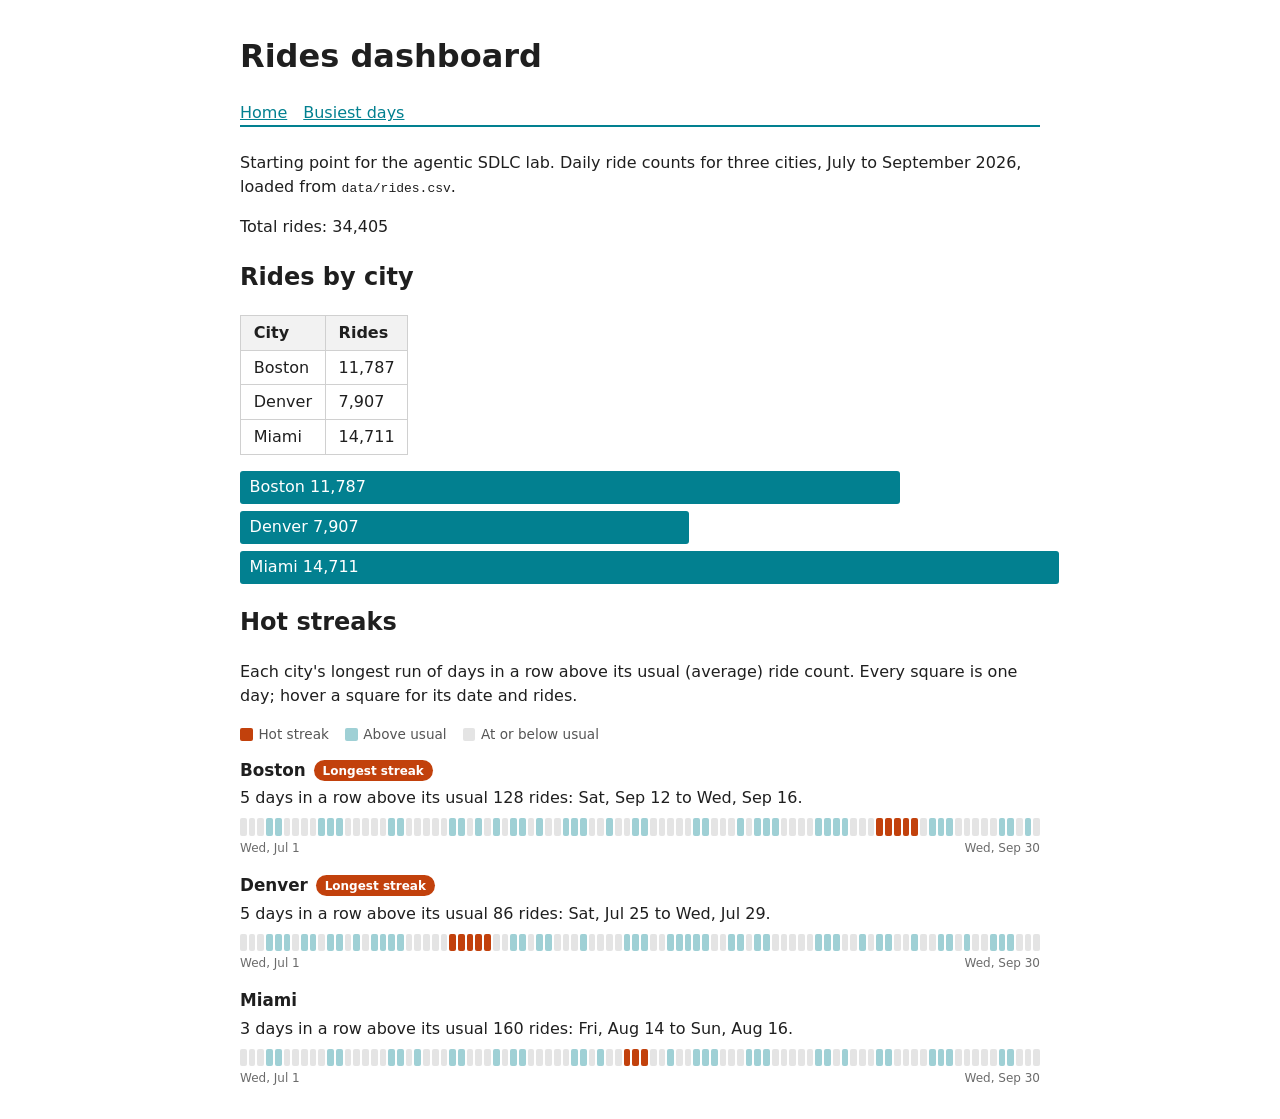
<file: site/index.html>
<!doctype html>
<html lang="en">
<head>
  <meta charset="utf-8">
  <meta name="viewport" content="width=device-width, initial-scale=1">
  <title>Rides dashboard</title>
  <link rel="stylesheet" href="./style.css">
</head>
<body>
  <header>
    <h1>Rides dashboard</h1>
    <nav><a href="./index.html">Home</a><a href="./busiest.html">Busiest days</a></nav>
  </header>
  <main>
    <p>Starting point for the agentic SDLC lab. Daily ride counts for three cities, July to September 2026, loaded from <code>data/rides.csv</code>.</p>
    <p id="total" aria-live="polite">Loading data&hellip;</p>
    <section>
      <h2>Rides by city</h2>
      <table id="by-city">
        <thead><tr><th>City</th><th>Rides</th></tr></thead>
        <tbody></tbody>
      </table>
      <div id="chart" class="bars" role="img" aria-label="Bar chart of rides by city"></div>
    </section>
    <section id="hot-streaks">
      <h2>Hot streaks</h2>
      <p>Each city's longest run of days in a row above its usual (average) ride count. Every square is one day; hover a square for its date and rides.</p>
      <p class="streak-key" aria-hidden="true">
        <span><i class="dot streak"></i>Hot streak</span>
        <span><i class="dot above"></i>Above usual</span>
        <span><i class="dot"></i>At or below usual</span>
      </p>
      <div id="streaks"></div>
    </section>
  </main>
  <script type="module">
    import { parseCsv } from "./src/csv.js";
    import { totalRides, ridesByCity, hotStreaks } from "./src/stats.js";

    const response = await fetch("./data/rides.csv");
    const rows = parseCsv(await response.text());
    const byCity = ridesByCity(rows);

    document.getElementById("total").textContent =
      `Total rides: ${totalRides(rows).toLocaleString()}`;

    const tbody = document.querySelector("#by-city tbody");
    const chart = document.getElementById("chart");
    const max = Math.max(...byCity.map((d) => d.rides));
    for (const { city, rides } of byCity) {
      const tr = document.createElement("tr");
      tr.innerHTML = `<td>${city}</td><td>${rides.toLocaleString()}</td>`;
      tbody.appendChild(tr);

      const bar = document.createElement("div");
      bar.className = "bar";
      bar.style.width = `${(rides / max) * 100}%`;
      bar.textContent = `${city} ${rides.toLocaleString()}`;
      chart.appendChild(bar);
    }

    // Hot streaks: a headline per city, then one square per day with the streak lit up.
    const day = (iso) => new Date(`${iso}T00:00:00Z`).toLocaleDateString("en-US", { timeZone: "UTC", weekday: "short", month: "short", day: "numeric" });
    const streaks = hotStreaks(rows);
    const longest = Math.max(...streaks.map((s) => s.length));
    const list = document.getElementById("streaks");
    for (const { city, usual, length, start, end, days } of streaks) {
      const card = document.createElement("article");
      card.className = "streak-card";
      const title = document.createElement("h3");
      title.textContent = city;
      if (length > 0 && length === longest) {
        const badge = document.createElement("span");
        badge.className = "streak-badge";
        badge.textContent = "Longest streak";
        title.append(" ", badge);
      }
      const headline = document.createElement("p");
      headline.className = "streak-headline";
      headline.textContent = length === 0
        ? `Never above its usual ${Math.round(usual)} rides.`
        : `${length} ${length === 1 ? "day" : "days in a row"} above its usual ${Math.round(usual)} rides: ${day(start)}${length > 1 ? ` to ${day(end)}` : ""}.`;
      const strip = document.createElement("div");
      strip.className = "streak-strip";
      strip.setAttribute("role", "img");
      strip.setAttribute("aria-label", `${city}: ${days.filter((d) => d.above).length} of ${days.length} days above usual. ${headline.textContent}`);
      for (const d of days) {
        const dot = document.createElement("span");
        dot.className = `dot${d.inStreak ? " streak" : d.above ? " above" : ""}`;
        dot.title = `${day(d.date)}: ${d.rides} rides`;
        strip.append(dot);
      }
      const ends = document.createElement("p");
      ends.className = "streak-ends";
      ends.setAttribute("aria-hidden", "true");
      for (const iso of [days[0].date, days.at(-1).date]) {
        const label = document.createElement("span");
        label.textContent = day(iso);
        ends.append(label);
      }
      card.append(title, headline, strip, ends);
      list.append(card);
    }
  </script>
</body>
</html>
</file>
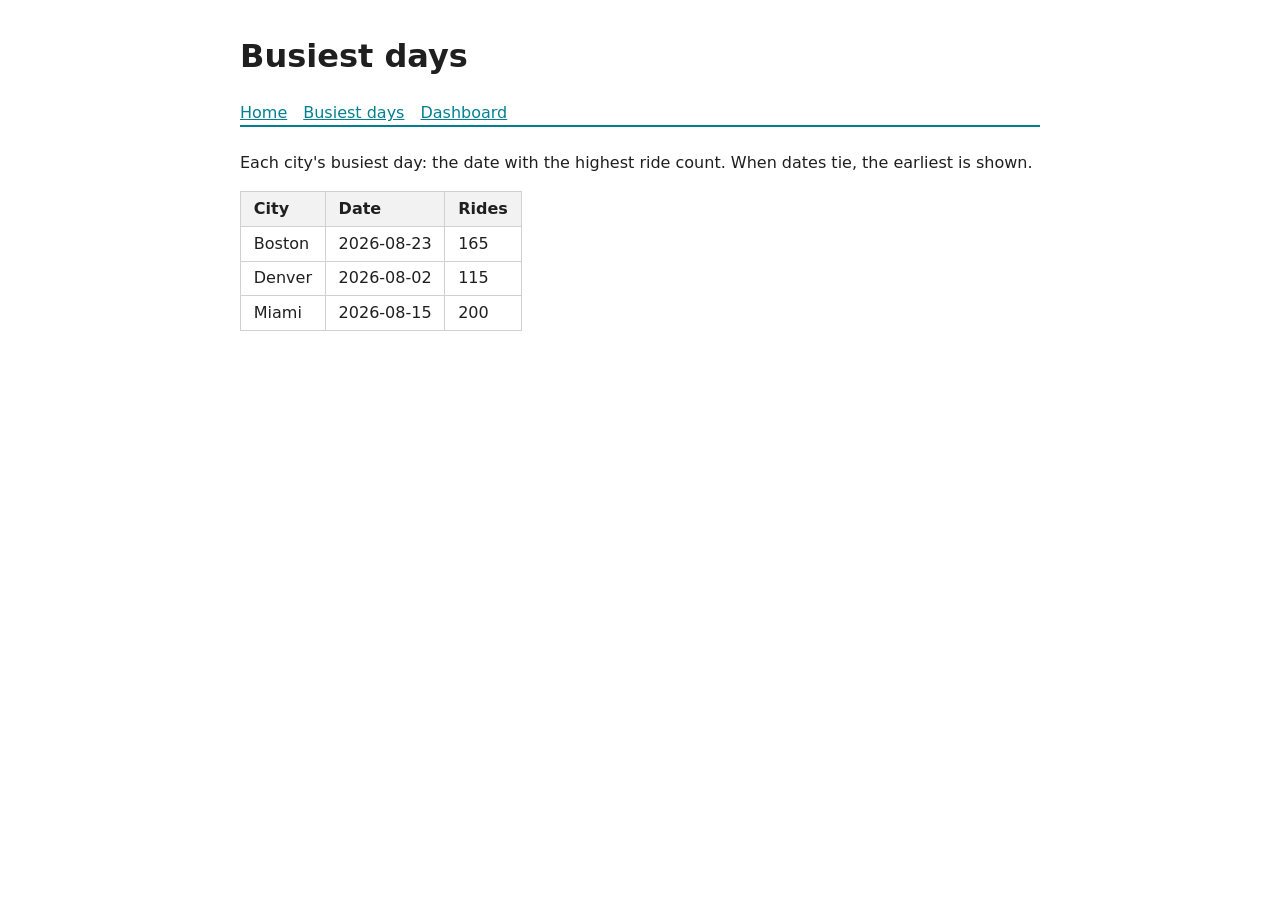
<file: site/busiest.html>
<!doctype html>
<html lang="en">
<head>
  <meta charset="utf-8">
  <meta name="viewport" content="width=device-width, initial-scale=1">
  <title>Busiest days</title>
  <link rel="stylesheet" href="./style.css">
</head>
<body>
  <header>
    <h1>Busiest days</h1>
    <nav><a href="./index.html">Home</a><a href="./busiest.html">Busiest days</a><a href="./dashboard.html">Dashboard</a></nav>
  </header>
  <main>
    <p>Each city's busiest day: the date with the highest ride count. When dates tie, the earliest is shown.</p>
    <table id="busiest">
      <thead><tr><th>City</th><th>Date</th><th>Rides</th></tr></thead>
      <tbody></tbody>
    </table>
  </main>
  <script type="module">
    import { parseCsv } from "./src/csv.js";
    import { busiestDayByCity } from "./src/stats.js";

    const response = await fetch("./data/rides.csv");
    const rows = parseCsv(await response.text());

    const tbody = document.querySelector("#busiest tbody");
    for (const { city, date, rides } of busiestDayByCity(rows)) {
      const tr = document.createElement("tr");
      tr.innerHTML = `<td>${city}</td><td>${date}</td><td>${rides.toLocaleString()}</td>`;
      tbody.appendChild(tr);
    }
  </script>
</body>
</html>
</file>
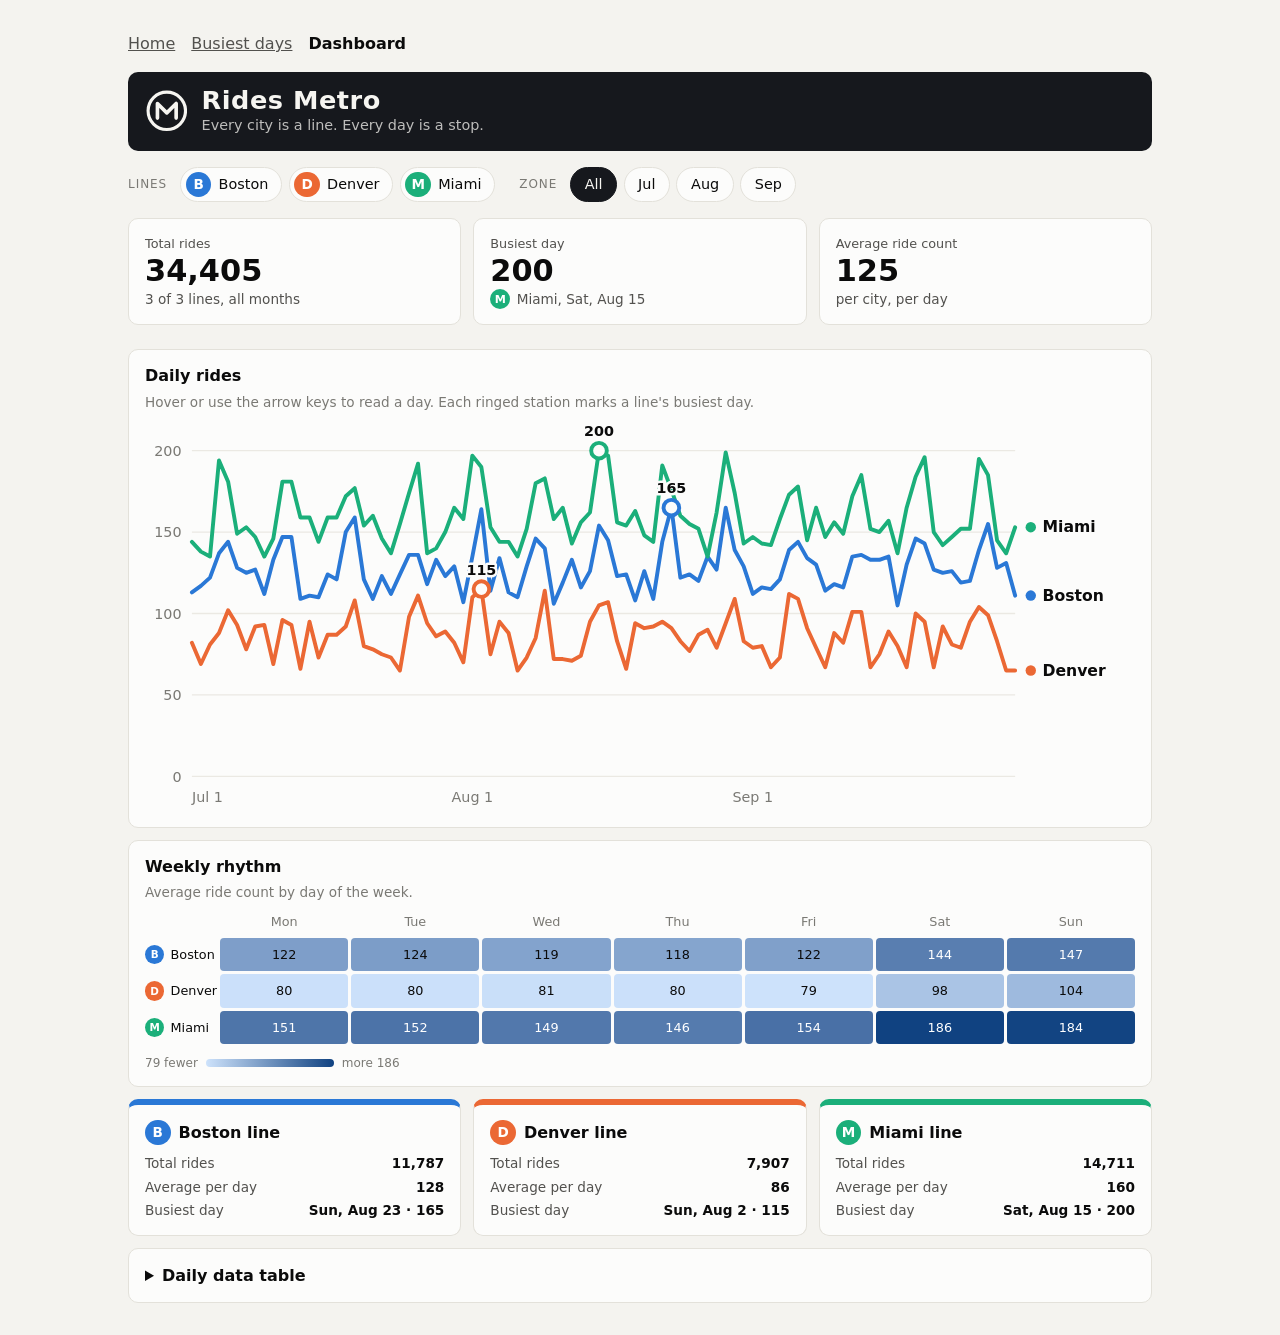
<file: site/dashboard.html>
<!doctype html>
<html lang="en" class="metro">
<head>
  <meta charset="utf-8">
  <meta name="viewport" content="width=device-width, initial-scale=1">
  <title>Rides Metro</title>
  <link rel="stylesheet" href="./style.css">
  <link rel="stylesheet" href="./dashboard.css">
</head>
<body>
  <header>
    <nav><a href="./index.html">Home</a><a href="./busiest.html">Busiest days</a><a href="./dashboard.html" aria-current="page">Dashboard</a></nav>
  </header>
  <main>
    <div class="sign">
      <svg class="logo" viewBox="0 0 40 40" aria-hidden="true">
        <circle cx="20" cy="20" r="18" fill="none" stroke="currentColor" stroke-width="3"/>
        <path d="M11 27V13l9 9 9-9v14" fill="none" stroke="currentColor" stroke-width="3.5" stroke-linecap="round" stroke-linejoin="round"/>
      </svg>
      <div>
        <h1>Rides Metro</h1>
        <p>Every city is a line. Every day is a stop.</p>
      </div>
    </div>

    <div class="controls">
      <div class="group" id="line-toggles" role="group" aria-label="Lines"><span class="label">Lines</span></div>
      <div class="group" id="zones" role="group" aria-label="Month"><span class="label">Zone</span></div>
    </div>

    <div class="tiles">
      <div class="card tile"><div class="name">Total rides</div><div class="value" id="tile-total">&ndash;</div><div class="sub" id="tile-total-sub"></div></div>
      <div class="card tile"><div class="name">Busiest day</div><div class="value" id="tile-busiest">&ndash;</div><div class="sub" id="tile-busiest-sub"></div></div>
      <div class="card tile"><div class="name">Average ride count</div><div class="value" id="tile-average">&ndash;</div><div class="sub">per city, per day</div></div>
    </div>

    <section class="card">
      <h2>Daily rides</h2>
      <p class="hint">Hover or use the arrow keys to read a day. Each ringed station marks a line's busiest day.</p>
      <div class="chart" id="chart"></div>
    </section>

    <section class="card">
      <h2>Weekly rhythm</h2>
      <p class="hint">Average ride count by day of the week.</p>
      <div class="rhythm-wrap"><div class="rhythm" id="rhythm" role="table" aria-label="Average ride count by weekday"></div></div>
      <div class="scale" aria-hidden="true"><span id="scale-low"></span><span class="ramp"></span><span id="scale-high"></span></div>
    </section>

    <section>
      <div class="lines" id="line-cards"></div>
    </section>

    <details class="card">
      <summary>Daily data table</summary>
      <div class="table-wrap"><table id="data-table"></table></div>
    </details>
  </main>

  <script type="module">
    import { parseCsv } from "./src/csv.js";
    import {
      monthsIn, filterRows, dailySeries, weekdayAverages, cityStats, busiestOverall, niceMax, linePath,
    } from "./src/dashboard.js";

    const SVG = "http://www.w3.org/2000/svg";
    const WEEKDAYS = ["Mon", "Tue", "Wed", "Thu", "Fri", "Sat", "Sun"];
    const reduceMotion = matchMedia("(prefers-reduced-motion: reduce)").matches;

    const rows = parseCsv(await (await fetch("./data/rides.csv")).text());
    const allCities = [...new Set(rows.map((row) => row.city))].sort((a, b) => a.localeCompare(b));
    const allMonths = monthsIn(rows);

    // Color follows the city, fixed by its place in the full list, so filters never repaint a line.
    const lineColor = new Map(allCities.map((city, i) => [city, i < 8 ? `var(--series-${i + 1})` : "var(--series-other)"]));
    const state = { month: "all", cities: new Set(allCities), focus: null };

    const el = (tag, props = {}, ...children) => {
      const node = document.createElement(tag);
      Object.assign(node, props);
      node.append(...children);
      return node;
    };
    const svgEl = (tag, attrs = {}) => {
      const node = document.createElementNS(SVG, tag);
      for (const [k, v] of Object.entries(attrs)) node.setAttribute(k, v);
      return node;
    };
    const bullet = (city) => {
      const b = el("span", { className: "bullet", textContent: city[0].toUpperCase() });
      b.setAttribute("aria-hidden", "true");
      b.style.setProperty("--line", lineColor.get(city));
      return b;
    };
    const num = (n) => Math.round(n).toLocaleString();
    const day = (iso, opts) => new Date(`${iso}T00:00:00Z`).toLocaleDateString("en-US", { timeZone: "UTC", ...opts });
    const longDay = (iso) => day(iso, { weekday: "short", month: "short", day: "numeric" });
    const monthName = (ym) => day(`${ym}-01`, { month: "short" });

    // Filter row
    const toggles = document.getElementById("line-toggles");
    for (const city of allCities) {
      const button = el("button", { type: "button", className: "line-toggle" }, bullet(city), city);
      button.style.setProperty("--line", lineColor.get(city));
      button.setAttribute("aria-pressed", "true");
      button.addEventListener("click", () => {
        state.cities.has(city) ? state.cities.delete(city) : state.cities.add(city);
        button.setAttribute("aria-pressed", String(state.cities.has(city)));
        render();
      });
      toggles.append(button);
    }
    const zones = document.getElementById("zones");
    for (const month of ["all", ...allMonths]) {
      const button = el("button", { type: "button", className: "zone", textContent: month === "all" ? "All" : monthName(month) });
      button.dataset.month = month;
      button.addEventListener("click", () => {
        state.month = month;
        for (const b of zones.querySelectorAll(".zone")) b.setAttribute("aria-pressed", String(b.dataset.month === month));
        render();
      });
      button.setAttribute("aria-pressed", String(month === "all"));
      zones.append(button);
    }

    function render() {
      const visible = filterRows(rows, { month: state.month, cities: [...state.cities] });
      renderTiles(visible);
      renderChart(visible);
      renderRhythm(visible);
      renderLineCards(visible);
      renderTable(visible);
    }

    function renderTiles(visible) {
      const total = visible.reduce((sum, row) => sum + Number(row.rides), 0);
      document.getElementById("tile-total").textContent = num(total);
      const sub = document.getElementById("tile-total-sub");
      sub.replaceChildren(`${state.cities.size} of ${allCities.length} lines, ${state.month === "all" ? "all months" : monthName(state.month)}`);
      const best = busiestOverall(visible);
      document.getElementById("tile-busiest").textContent = best ? num(best.rides) : "–";
      document.getElementById("tile-busiest-sub").replaceChildren(...(best ? [bullet(best.city), `${best.city}, ${longDay(best.date)}`] : []));
      document.getElementById("tile-average").textContent = visible.length ? num(total / visible.length) : "–";
    }

    function renderChart(visible) {
      const chart = document.getElementById("chart");
      const { dates, series } = dailySeries(visible);
      if (!dates.length) {
        chart.replaceChildren(el("p", { className: "empty", textContent: "No lines selected. Pick a line above to see its route." }));
        return;
      }
      const W = Math.round(Math.min(760, Math.max(300, chart.clientWidth || 760)));
      const H = W < 520 ? 260 : 300, m = { top: 22, right: W < 520 ? 72 : 92, bottom: 28, left: 36 };
      const w = W - m.left - m.right, h = H - m.top - m.bottom;
      const max = niceMax(Math.max(...series.flatMap((s) => s.values.filter((v) => v !== null))));
      const x = (i) => (dates.length > 1 ? (i / (dates.length - 1)) * w : w / 2);
      const y = (v) => h - (v / max) * h;

      const svg = svgEl("svg", { viewBox: `0 0 ${W} ${H}`, tabindex: "0", role: "img" });
      svg.setAttribute("aria-label", `Daily rides for ${series.map((s) => s.city).join(", ")}. Use left and right arrow keys to read each day.`);
      const plot = svgEl("g", { transform: `translate(${m.left},${m.top})` });
      svg.append(plot);

      for (let i = 0; i <= 4; i++) {
        const v = (max / 4) * i;
        plot.append(svgEl("line", { class: "gridline", x1: 0, x2: w, y1: y(v), y2: y(v) }));
        const label = svgEl("text", { class: "axis-text", x: -8, y: y(v) + 4, "text-anchor": "end" });
        label.textContent = num(v);
        plot.append(label);
      }
      dates.forEach((date, i) => {
        if (!date.endsWith("-01") && i !== 0) return;
        const label = svgEl("text", { class: "axis-text", x: x(i), y: h + 20, "text-anchor": i === 0 ? "start" : "middle" });
        label.textContent = day(date, { month: "short", day: "numeric" });
        plot.append(label);
      });

      const stats = new Map(cityStats(visible).map((s) => [s.city, s]));
      const lastY = [];
      for (const { city, values } of series) {
        const route = svgEl("path", { class: "route", d: linePath(values, { width: w, height: h, max }) });
        route.style.setProperty("--line", lineColor.get(city));
        plot.append(route);
        // Drawn in by a CSS animation whose resting state is the full line, so it shows even if the animation never runs.
        if (!reduceMotion) route.classList.add("draw");
        const last = values.findLastIndex((v) => v !== null);
        lastY.push({ city, y: y(values[last]), x: x(last) });
      }

      // Busiest-day stations, drawn above every route
      for (const { city } of series) {
        const { busiest } = stats.get(city);
        const i = dates.indexOf(busiest.date);
        const station = svgEl("circle", { class: "station", cx: x(i), cy: y(busiest.rides), r: 6 });
        station.style.setProperty("--line", lineColor.get(city));
        const label = svgEl("text", { class: "station-text", x: x(i), y: y(busiest.rides) - 11, "text-anchor": "middle" });
        label.textContent = num(busiest.rides);
        plot.append(station, label);
      }

      // Direct labels at the end of each line, nudged apart so they never overlap
      lastY.sort((a, b) => a.y - b.y);
      for (let i = 1; i < lastY.length; i++) lastY[i].y = Math.max(lastY[i].y, lastY[i - 1].y + 16);
      for (const { city, y: ly, x: lx } of lastY) {
        const dot = svgEl("circle", { cx: lx + 12, cy: ly, r: 4, fill: lineColor.get(city) });
        const label = svgEl("text", { class: "end-label", x: lx + 21, y: ly + 4 });
        label.textContent = city;
        plot.append(dot, label);
      }

      // Hover layer: crosshair snaps to the nearest day; one tooltip lists every line
      const hover = svgEl("g", { visibility: "hidden" });
      const crosshair = svgEl("line", { class: "crosshair", y1: 0, y2: h });
      hover.append(crosshair);
      const dots = series.map(({ city }) => {
        const d = svgEl("circle", { class: "hover-dot", r: 5 });
        d.style.setProperty("--line", lineColor.get(city));
        hover.append(d);
        return d;
      });
      plot.append(hover);
      plot.append(svgEl("rect", { x: 0, y: 0, width: w, height: h, fill: "transparent" }));

      const tip = el("div", { className: "tooltip", hidden: true });
      tip.setAttribute("role", "status");
      const show = (i) => {
        state.focus = dates[i];
        hover.setAttribute("visibility", "visible");
        crosshair.setAttribute("x1", x(i));
        crosshair.setAttribute("x2", x(i));
        series.forEach(({ values }, s) => {
          const v = values[i];
          dots[s].setAttribute("visibility", v === null ? "hidden" : "visible");
          if (v !== null) { dots[s].setAttribute("cx", x(i)); dots[s].setAttribute("cy", y(v)); }
        });
        const lines = [...series]
          .map(({ city, values }) => ({ city, v: values[i] }))
          .filter(({ v }) => v !== null)
          .sort((a, b) => b.v - a.v)
          .map(({ city, v }) => {
            const key = el("span", { className: "key" });
            key.style.setProperty("--line", lineColor.get(city));
            return el("div", { className: "row" }, key, el("strong", { textContent: num(v) }), el("span", { className: "city", textContent: city }));
          });
        tip.replaceChildren(el("div", { className: "when", textContent: longDay(dates[i]) }), ...lines);
        tip.hidden = false;
        const box = svg.getBoundingClientRect();
        const px = ((m.left + x(i)) / W) * box.width;
        const flip = px > box.width / 2;
        tip.style.left = flip ? "" : `${px + 12}px`;
        tip.style.right = flip ? `${box.width - px + 12}px` : "";
        tip.style.top = `${(m.top / H) * box.height}px`;
      };
      const hide = () => { hover.setAttribute("visibility", "hidden"); tip.hidden = true; };
      const nearest = (event) => {
        const box = svg.getBoundingClientRect();
        const px = ((event.clientX - box.left) / box.width) * W - m.left;
        return Math.max(0, Math.min(dates.length - 1, Math.round((px / w) * (dates.length - 1))));
      };
      svg.addEventListener("pointermove", (event) => show(nearest(event)));
      svg.addEventListener("pointerleave", () => { if (document.activeElement !== svg) hide(); });
      svg.addEventListener("focus", () => show(Math.max(0, dates.indexOf(state.focus))));
      svg.addEventListener("blur", hide);
      svg.addEventListener("keydown", (event) => {
        const at = Math.max(0, dates.indexOf(state.focus));
        const next = { ArrowLeft: at - 1, ArrowRight: at + 1, Home: 0, End: dates.length - 1 }[event.key];
        if (next === undefined) return;
        event.preventDefault();
        show(Math.max(0, Math.min(dates.length - 1, next)));
      });

      chart.replaceChildren(svg, tip);
      for (const route of svg.querySelectorAll(".route.draw")) route.style.setProperty("--len", Math.ceil(route.getTotalLength()));
    }

    function renderRhythm(visible) {
      const grid = document.getElementById("rhythm");
      const data = weekdayAverages(visible);
      const all = data.flatMap((d) => d.averages).filter((v) => v !== null);
      const lo = Math.min(...all), hi = Math.max(...all);
      const head = (text) => { const c = el("div", { className: "head", textContent: text }); c.setAttribute("role", "columnheader"); return c; };
      const cells = [head(""), ...WEEKDAYS.map(head)];
      for (const { city, averages } of data) {
        const who = el("div", { className: "who" }, bullet(city), city);
        who.setAttribute("role", "rowheader");
        cells.push(who);
        averages.forEach((v, d) => {
          const t = v === null || hi === lo ? 0.5 : (v - lo) / (hi - lo);
          const cell = el("div", { className: `cell${t > 0.55 ? " high" : ""}`, textContent: v === null ? "–" : num(v), tabIndex: 0 });
          cell.style.setProperty("--t", `${Math.round(t * 100)}%`);
          cell.setAttribute("role", "cell");
          cell.title = v === null ? `${city}, ${WEEKDAYS[d]}: no data` : `${city}, ${WEEKDAYS[d]}: ${num(v)} rides on average`;
          cells.push(cell);
        });
      }
      grid.replaceChildren(...(data.length ? cells : [el("p", { className: "empty", textContent: "No lines selected." })]));
      document.getElementById("scale-low").textContent = all.length ? `${num(lo)} fewer` : "";
      document.getElementById("scale-high").textContent = all.length ? `more ${num(hi)}` : "";
    }

    function renderLineCards(visible) {
      const cards = cityStats(visible).map(({ city, total, average, busiest }) => {
        const card = el("article", { className: "card line-card" });
        card.style.setProperty("--line", lineColor.get(city));
        const dl = el("dl");
        for (const [term, value] of [["Total rides", num(total)], ["Average per day", num(average)], ["Busiest day", `${longDay(busiest.date)} · ${num(busiest.rides)}`]]) {
          dl.append(el("dt", { textContent: term }), el("dd", { textContent: value }));
        }
        card.append(el("h3", {}, bullet(city), `${city} line`), dl);
        return card;
      });
      document.getElementById("line-cards").replaceChildren(...cards);
    }

    function renderTable(visible) {
      const { dates, series } = dailySeries(visible);
      const table = document.getElementById("data-table");
      const head = el("tr", {}, el("th", { textContent: "Date" }), ...series.map((s) => el("th", { textContent: s.city })));
      const body = dates.map((date, i) => el("tr", {}, el("td", { textContent: date }), ...series.map((s) => el("td", { textContent: s.values[i] === null ? "–" : num(s.values[i]) }))));
      table.replaceChildren(el("thead", {}, head), el("tbody", {}, ...body));
    }

    render();

    // Redraw the chart when its width changes, so labels keep their real size on any screen.
    let lastWidth = document.getElementById("chart").clientWidth;
    new ResizeObserver(() => {
      const width = document.getElementById("chart").clientWidth;
      if (Math.abs(width - lastWidth) < 24) return;
      lastWidth = width;
      renderChart(filterRows(rows, { month: state.month, cities: [...state.cities] }));
    }).observe(document.getElementById("chart"));
  </script>
</body>
</html>
</file>
<file: site/style.css>
:root { font-family: system-ui, sans-serif; color: #1f1f1f; background: #ffffff; }
body { max-width: 50rem; margin: 2rem auto; padding: 0 1rem; line-height: 1.5; }
header { border-bottom: 2px solid #028090; margin-bottom: 1.5rem; }
nav a { color: #028090; margin-right: 1rem; }
table { border-collapse: collapse; margin: 1rem 0; }
th, td { border: 1px solid #d0d0d0; padding: 0.3rem 0.8rem; text-align: left; }
th { background: #f2f2f2; }
.bars { display: flex; flex-direction: column; gap: 0.4rem; margin: 1rem 0; }
.bar { background: #028090; color: #ffffff; padding: 0.3rem 0.6rem; border-radius: 3px; white-space: nowrap; min-width: 6rem; }
.streak-key { display: flex; flex-wrap: wrap; gap: 1rem; font-size: 0.85rem; color: #555555; }
.streak-key span { display: inline-flex; align-items: center; gap: 0.35rem; }
#streaks { display: grid; gap: 1rem; margin-top: 0.5rem; }
.streak-card h3 { margin: 0; font-size: 1.05rem; display: flex; align-items: center; gap: 0.5rem; }
.streak-badge { font-size: 0.75rem; font-weight: 600; color: #ffffff; background: #c2410c; border-radius: 999px; padding: 0.1rem 0.55rem; }
.streak-headline { margin: 0.2rem 0 0.5rem; }
.streak-strip { display: flex; gap: 2px; }
.dot { display: inline-block; flex: 1 1 0; min-width: 2px; height: 1.1rem; border-radius: 2px; background: #e4e4e4; }
.streak-key .dot { flex: none; width: 0.8rem; height: 0.8rem; }
.dot.above { background: #9fd0d5; }
.dot.streak { background: #c2410c; }
.streak-ends { display: flex; justify-content: space-between; margin: 0.2rem 0 0; font-size: 0.75rem; color: #6b6b6b; }
@media (max-width: 500px) { .streak-strip { gap: 1px; } }
</file>
<file: site/dashboard.css>
/* Rides Metro: the interactive dashboard, styled as a transit map. */
.metro {
  color-scheme: light;
  --surface-0: #f4f3ef;
  --surface-1: #fcfcfb;
  --hairline: #e3e1da;
  --grid: #ebe9e3;
  --text-primary: #0b0b0b;
  --text-secondary: #52514e;
  --text-muted: #7a7974;
  --signage: #16181d;
  --signage-ink: #f6f5f1;
  --series-1: #2a78d6;
  --series-2: #eb6834;
  --series-3: #1baf7a;
  --series-4: #eda100;
  --series-5: #e87ba4;
  --series-6: #008300;
  --series-7: #6250d6;
  --series-8: #e34948;
  --series-other: #8f8d86;
  --seq-low: #cde2fb;
  --seq-high: #104281;
  --seq-ink-low: #0b0b0b;
  --seq-ink-high: #ffffff;
}
@media (prefers-color-scheme: dark) {
  :root.metro:not([data-theme="light"]) {
    color-scheme: dark;
    --surface-0: #111110;
    --surface-1: #1a1a19;
    --hairline: #2e2e2c;
    --grid: #262624;
    --text-primary: #f0efec;
    --text-secondary: #c3c2b7;
    --text-muted: #8f8e86;
    --signage: #f0efec;
    --signage-ink: #111110;
    --series-1: #3987e5;
    --series-2: #d95926;
    --series-3: #199e70;
    --series-4: #c98500;
    --series-5: #d55181;
    --series-6: #008300;
    --series-7: #9085e9;
    --series-8: #e66767;
    --series-other: #75736d;
    --seq-low: #1e2633;
    --seq-high: #86b6ef;
    --seq-ink-low: #f0efec;
    --seq-ink-high: #0b0b0b;
  }
}

.metro { background: var(--surface-0); color: var(--text-primary); }
.metro body { max-width: 64rem; }
.metro header { border-bottom: 0; margin-bottom: 1rem; }
.metro nav a { color: var(--text-secondary); }
.metro nav a[aria-current="page"] { color: var(--text-primary); font-weight: 600; text-decoration: none; }

/* Station-sign title bar */
.sign {
  display: flex;
  align-items: center;
  gap: 0.9rem;
  background: var(--signage);
  color: var(--signage-ink);
  border-radius: 10px;
  padding: 0.9rem 1.1rem;
  margin: 0.5rem 0 1rem;
}
.sign h1 { margin: 0; font-size: 1.6rem; letter-spacing: 0.02em; line-height: 1.1; }
.sign p { margin: 0; opacity: 0.75; font-size: 0.9rem; }
.sign .logo { flex: none; width: 2.6rem; height: 2.6rem; }

/* Line bullets: the round city badges used everywhere a city is named */
.bullet {
  display: inline-grid;
  place-items: center;
  flex: none;
  width: 1.6rem;
  height: 1.6rem;
  border-radius: 50%;
  background: var(--line);
  color: #ffffff;
  font-weight: 700;
  font-size: 0.85rem;
  line-height: 1;
}

/* Filter row */
.controls { display: flex; flex-wrap: wrap; gap: 0.75rem 1.5rem; align-items: center; margin-bottom: 1rem; }
.controls .label { font-size: 0.75rem; text-transform: uppercase; letter-spacing: 0.08em; color: var(--text-muted); margin-right: 0.4rem; }
.group { display: flex; flex-wrap: wrap; align-items: center; gap: 0.4rem; }
.line-toggle, .zone {
  font: inherit;
  font-size: 0.9rem;
  display: inline-flex;
  align-items: center;
  gap: 0.45rem;
  border: 1px solid var(--hairline);
  background: var(--surface-1);
  color: var(--text-primary);
  border-radius: 999px;
  padding: 0.25rem 0.8rem 0.25rem 0.3rem;
  cursor: pointer;
}
.zone { padding: 0.35rem 0.85rem; }
.line-toggle[aria-pressed="false"] { color: var(--text-muted); }
.line-toggle[aria-pressed="false"] .bullet { background: transparent; color: var(--text-muted); box-shadow: inset 0 0 0 2px var(--line); }
.zone[aria-pressed="true"] { background: var(--signage); color: var(--signage-ink); border-color: var(--signage); }
.line-toggle:hover, .zone:hover { border-color: var(--text-muted); }
.line-toggle:focus-visible, .zone:focus-visible, .chart svg:focus-visible { outline: 2px solid var(--series-1); outline-offset: 2px; }

/* Cards and stat tiles */
.tiles { display: grid; grid-template-columns: repeat(auto-fit, minmax(12rem, 1fr)); gap: 0.75rem; margin-bottom: 0.75rem; }
.card {
  background: var(--surface-1);
  border: 1px solid var(--hairline);
  border-radius: 10px;
  padding: 0.9rem 1rem;
  margin-bottom: 0.75rem;
  min-width: 0;
}
.card h2 { font-size: 1rem; margin: 0 0 0.2rem; }
.card .hint { margin: 0 0 0.6rem; font-size: 0.85rem; color: var(--text-muted); }
.tile .name { font-size: 0.8rem; color: var(--text-secondary); }
.tile .value { font-size: 1.9rem; font-weight: 700; font-variant-numeric: tabular-nums; line-height: 1.2; }
.tile .sub { display: flex; align-items: center; gap: 0.4rem; font-size: 0.85rem; color: var(--text-secondary); }
.tile .sub .bullet { width: 1.25rem; height: 1.25rem; font-size: 0.7rem; }

/* Line chart */
.chart { position: relative; }
.chart svg { display: block; width: 100%; height: auto; overflow: visible; }
.chart .gridline { stroke: var(--grid); stroke-width: 1; }
.chart .axis-text { fill: var(--text-muted); font-size: 11px; font-variant-numeric: tabular-nums; }
.chart .end-label { fill: var(--text-primary); font-size: 12px; font-weight: 600; }
.chart .route { fill: none; stroke: var(--line); stroke-width: 3; stroke-linecap: round; stroke-linejoin: round; }
.chart .route.draw { stroke-dasharray: var(--len); animation: draw 900ms ease-out; }
@keyframes draw { from { stroke-dashoffset: var(--len); } to { stroke-dashoffset: 0; } }
.chart .station { fill: var(--surface-1); stroke: var(--line); stroke-width: 3; }
.chart .station-text { paint-order: stroke; stroke: var(--surface-1); stroke-width: 4px; stroke-linejoin: round; fill: var(--text-primary); font-size: 11px; font-weight: 700; font-variant-numeric: tabular-nums; }
.chart .crosshair { stroke: var(--text-muted); stroke-width: 1; }
.chart .hover-dot { fill: var(--line); stroke: var(--surface-1); stroke-width: 2; }
.empty { color: var(--text-muted); padding: 2rem 0; text-align: center; }

.tooltip {
  position: absolute;
  top: 0;
  pointer-events: none;
  background: var(--surface-1);
  border: 1px solid var(--hairline);
  border-radius: 8px;
  box-shadow: 0 4px 16px rgb(0 0 0 / 0.12);
  padding: 0.5rem 0.65rem;
  font-size: 0.8rem;
  min-width: 9rem;
  z-index: 1;
}
.tooltip[hidden] { display: none; }
.tooltip .when { color: var(--text-secondary); margin-bottom: 0.3rem; }
.tooltip .row { display: flex; align-items: center; gap: 0.45rem; }
.tooltip .key { width: 0.9rem; height: 3px; border-radius: 2px; background: var(--line); flex: none; }
.tooltip strong { font-variant-numeric: tabular-nums; min-width: 2.2rem; }
.tooltip .city { color: var(--text-secondary); }

/* Weekly rhythm heatmap */
.rhythm-wrap { overflow-x: auto; }
.rhythm { display: grid; grid-template-columns: minmax(4.5rem, auto) repeat(7, minmax(1.9rem, 1fr)); gap: 3px; font-size: 0.8rem; }
.rhythm .head { color: var(--text-muted); text-align: center; padding-bottom: 0.2rem; }
.rhythm .who { display: flex; align-items: center; gap: 0.4rem; color: var(--text-primary); }
.rhythm .who .bullet { width: 1.2rem; height: 1.2rem; font-size: 0.65rem; }
.rhythm .cell {
  border-radius: 4px;
  padding: 0.45rem 0;
  text-align: center;
  font-variant-numeric: tabular-nums;
  background: color-mix(in oklab, var(--seq-high) var(--t), var(--seq-low));
  color: var(--seq-ink-low);
  cursor: default;
}
.rhythm .cell.high { color: var(--seq-ink-high); }
.rhythm .cell:hover, .rhythm .cell:focus-visible { outline: 2px solid var(--text-primary); outline-offset: 1px; }
.scale { display: flex; align-items: center; gap: 0.5rem; margin-top: 0.6rem; font-size: 0.75rem; color: var(--text-muted); }
.scale .ramp { width: 8rem; height: 0.5rem; border-radius: 999px; background: linear-gradient(to right, var(--seq-low), var(--seq-high)); }

/* Line cards */
.lines { display: grid; grid-template-columns: repeat(auto-fit, minmax(14rem, 1fr)); gap: 0.75rem; }
.line-card { border-top: 6px solid var(--line); }
.line-card h3 { display: flex; align-items: center; gap: 0.5rem; margin: 0 0 0.5rem; font-size: 1rem; }
.line-card dl { display: grid; grid-template-columns: auto 1fr; gap: 0.2rem 0.8rem; margin: 0; font-size: 0.85rem; }
.line-card dt { color: var(--text-secondary); }
.line-card dd { margin: 0; text-align: right; font-weight: 600; font-variant-numeric: tabular-nums; }

details.card summary { cursor: pointer; font-weight: 600; }
.table-wrap { overflow-x: auto; max-height: 24rem; margin-top: 0.6rem; }
.metro table { margin: 0; font-variant-numeric: tabular-nums; font-size: 0.85rem; }
.metro th, .metro td { border-color: var(--hairline); }
.metro th { background: var(--surface-0); position: sticky; top: 0; }

@media (prefers-reduced-motion: reduce) {
  .chart .route.draw { animation: none; }
}
</file>
